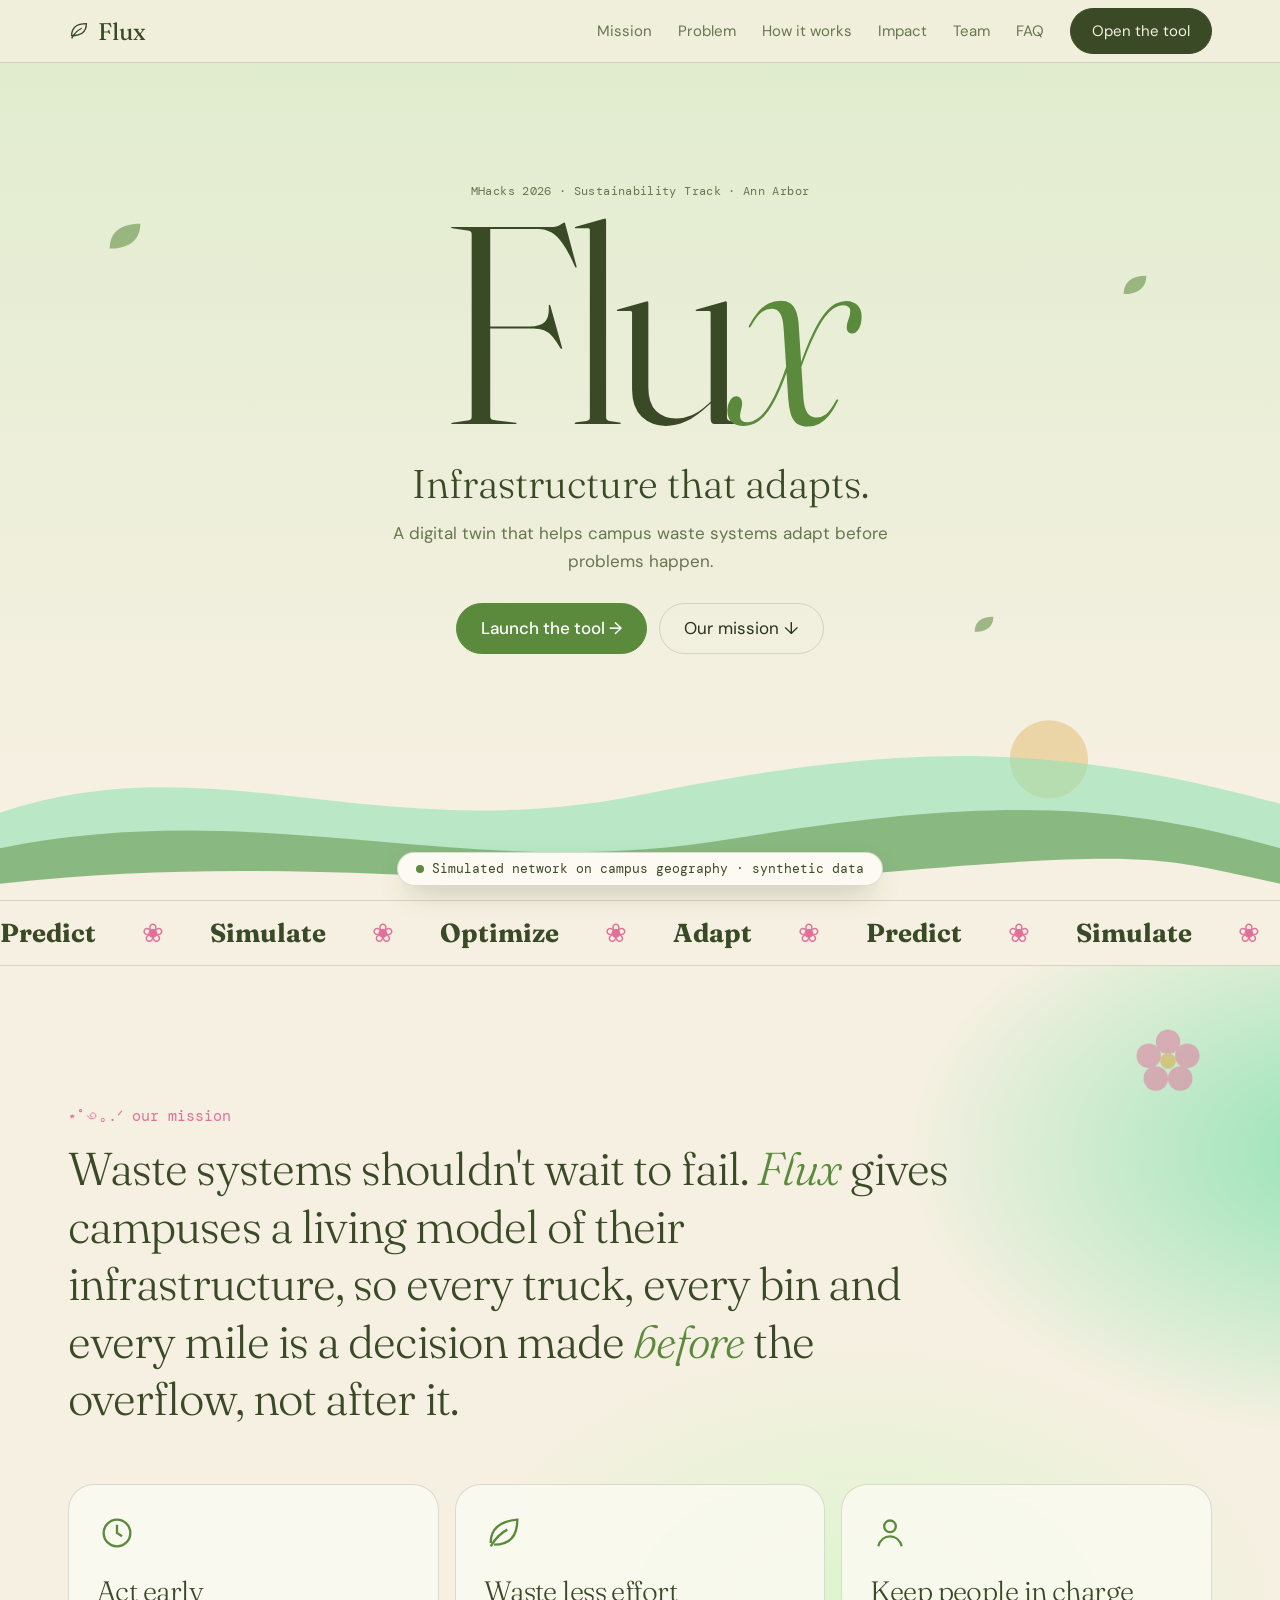
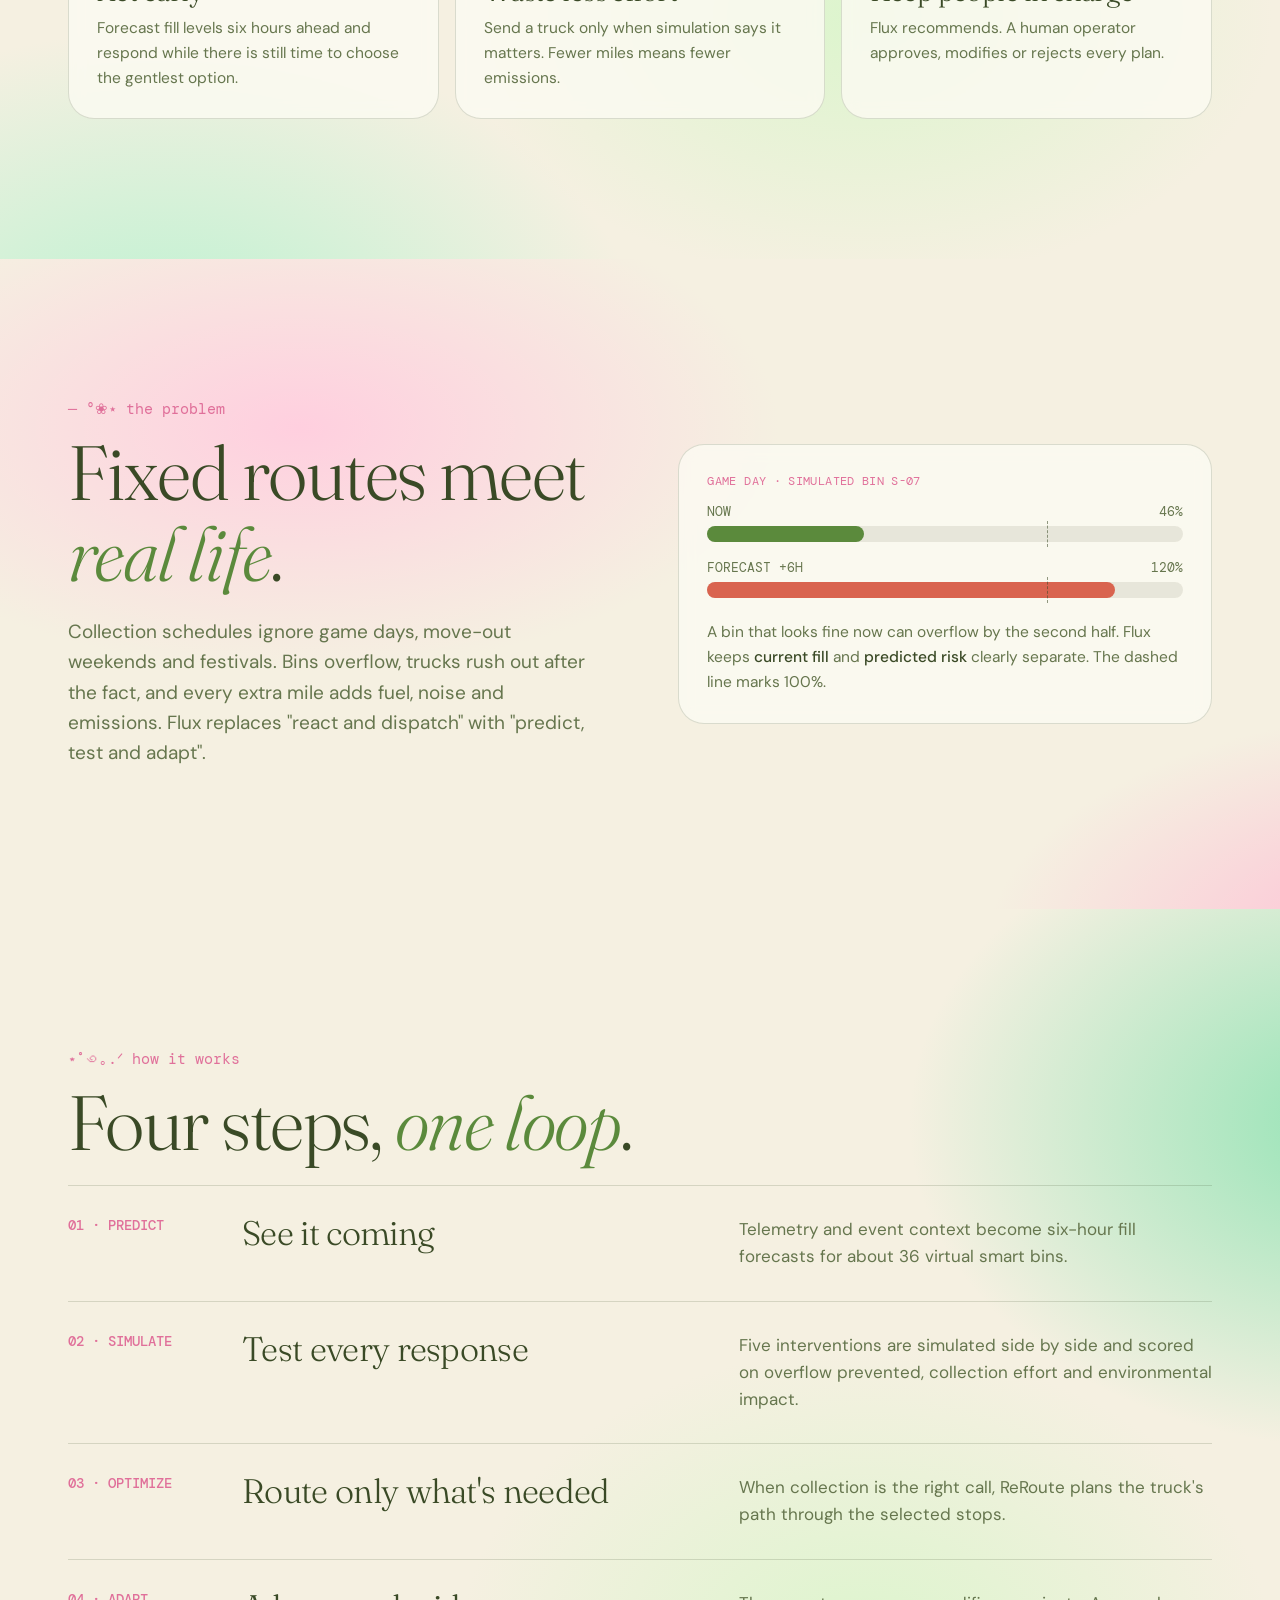
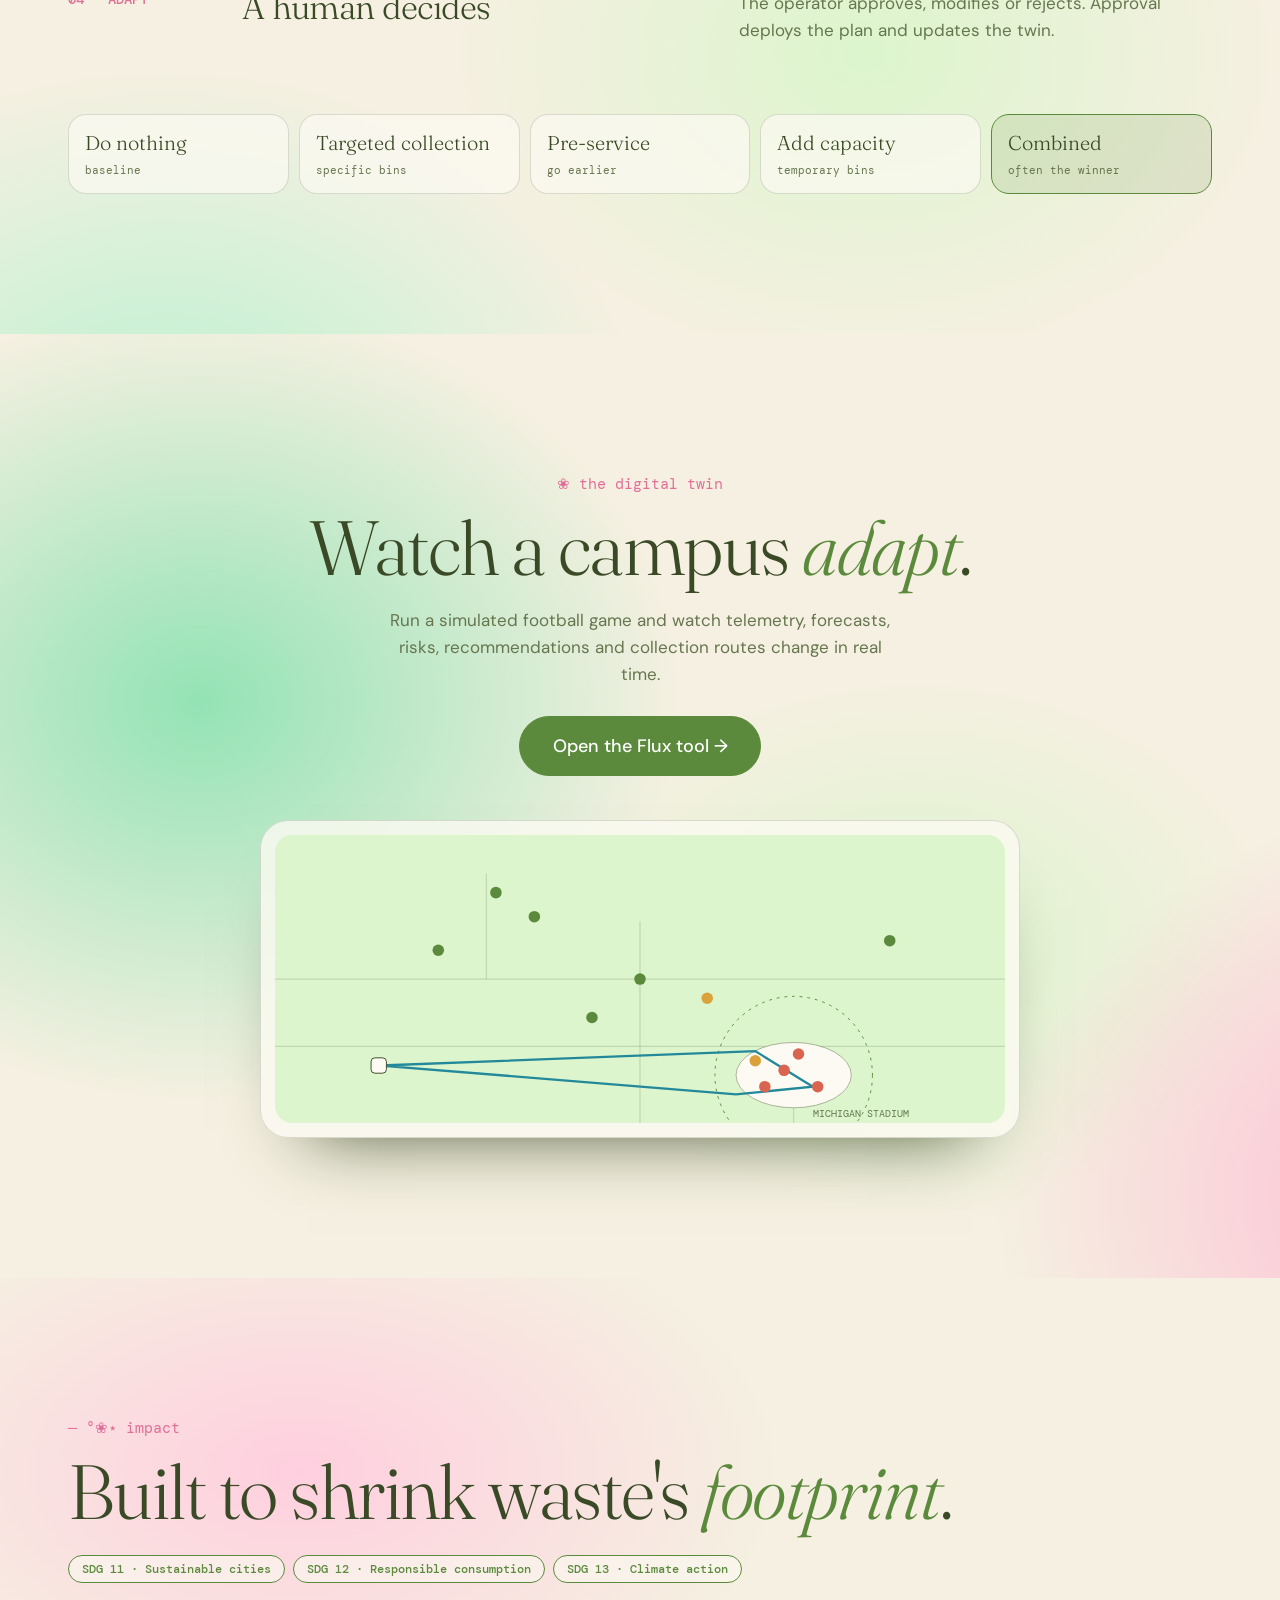
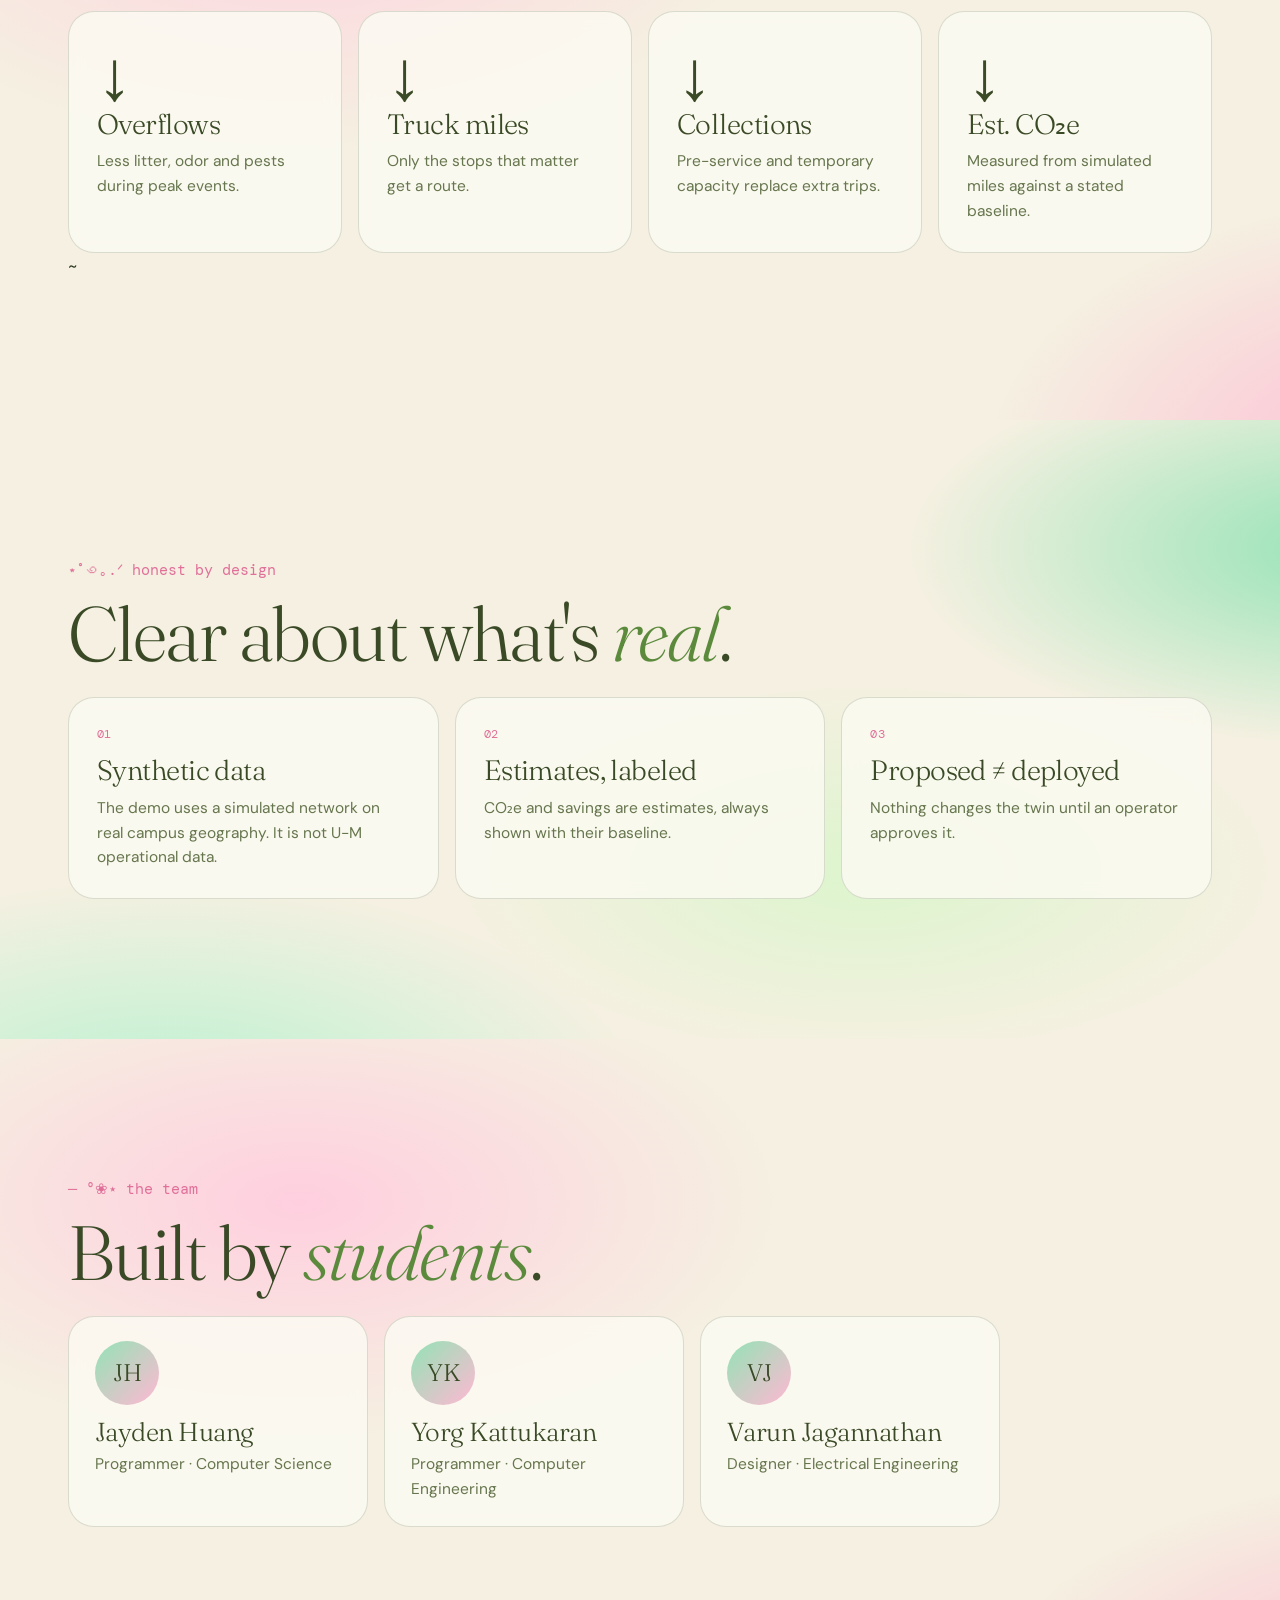
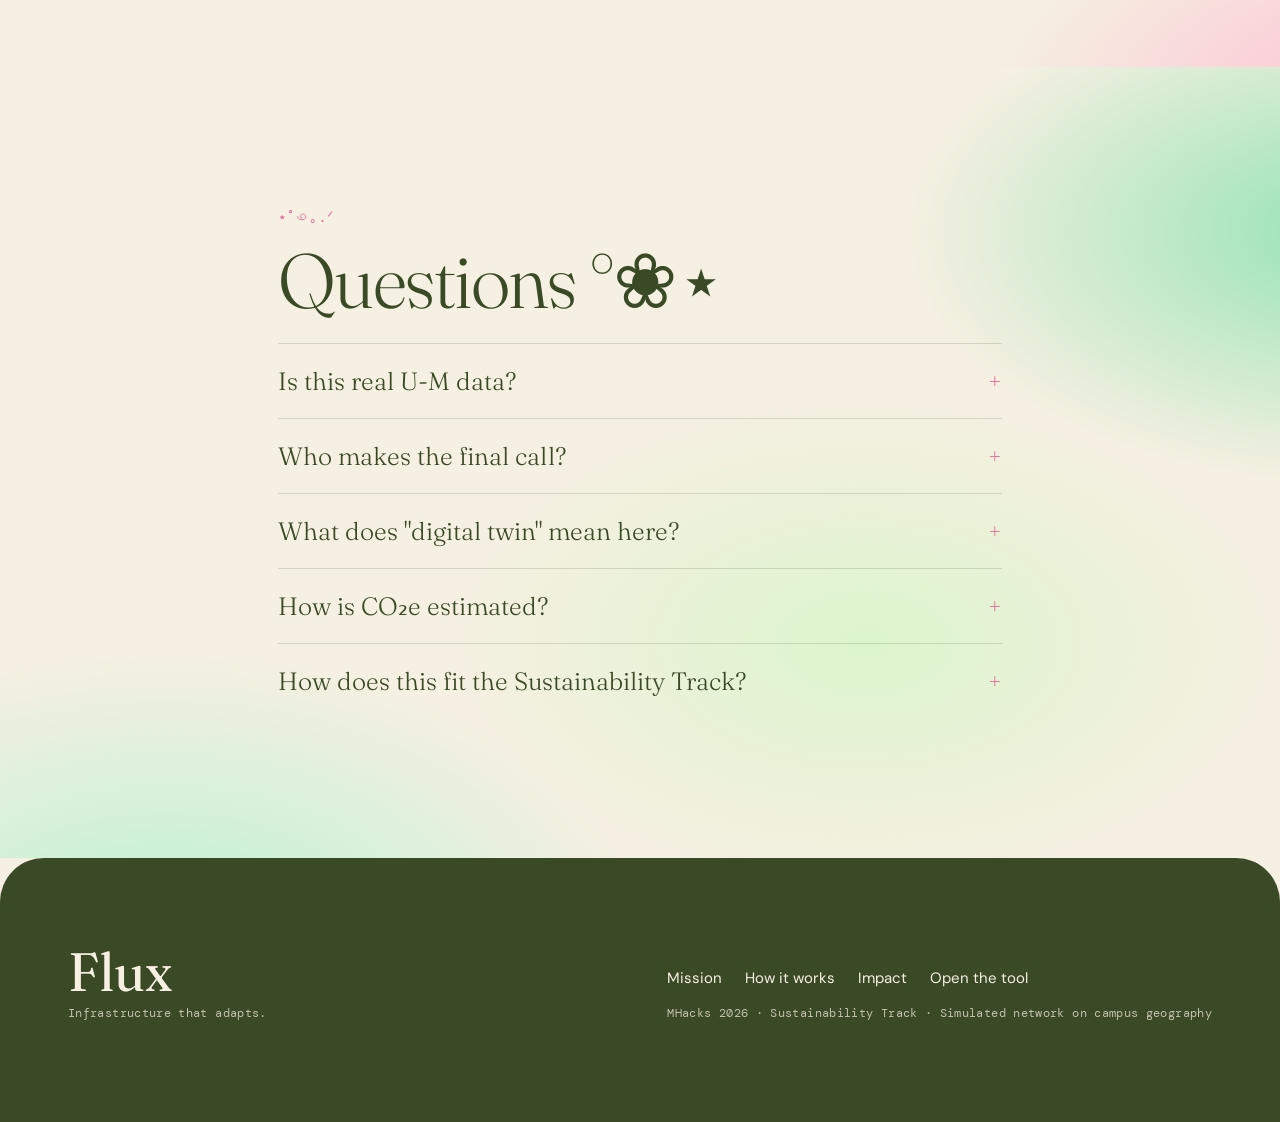
<file: homepage.html>
<!DOCTYPE html>
<html lang="en">

<head>
    <meta charset="utf-8">
    <meta name="viewport" content="width=device-width, initial-scale=1, viewport-fit=cover">

    <title>FLUX · Infrastructure that adapts</title>

    <link
        href="https://fonts.googleapis.com/css2?family=DM+Mono:wght@400;500&family=DM+Sans:wght@400;500&family=Fraunces:ital,opsz,wght@0,9..144,300;0,9..144,400;1,9..144,300&display=swap"
        rel="stylesheet">

    <link rel="stylesheet" href="homepage.css">
</head>

<body>

    <!-- SVG ICONS -->
    <svg width="0" height="0" style="position:absolute">
        <defs>

            <symbol id="lf" viewBox="0 0 24 24">
                <path d="M20 4C9 4 4 9 4 17c8 0 16-3 16-13Z" fill="currentColor" />
            </symbol>

            <symbol id="fw" viewBox="0 0 40 40">
                <g fill="currentColor">
                    <circle cx="20" cy="9" r="7" />
                    <circle cx="31" cy="17" r="7" />
                    <circle cx="27" cy="30" r="7" />
                    <circle cx="13" cy="30" r="7" />
                    <circle cx="9" cy="17" r="7" />
                </g>

                <circle cx="20" cy="20" r="4.5" fill="var(--amber)" />
            </symbol>

        </defs>
    </svg>


    <!-- TOAST -->
    <div class="toast" id="toast">
        Tool link coming soon
    </div>


    <!-- NAVIGATION -->
    <div class="nav">

        <div class="w">

            <a class="logo" href="#top">

                <svg width="22" height="22" viewBox="0 0 24 24" fill="none" stroke="currentColor" stroke-width="1.5">

                    <path d="M20 4C9 4 4 9 4 17c8 0 16-3 16-13ZM4 20c3-6 7-9 11-11" />

                </svg>

                Flux

            </a>


            <nav>

                <a href="#mission">Mission</a>

                <a href="#problem">Problem</a>

                <a href="#how">How it works</a>

                <a href="#impact">Impact</a>

                <a href="#team">Team</a>

                <a href="#faq">FAQ</a>

                <a class="btn pill" href="#" data-tool>
                    Open the tool
                </a>

            </nav>

        </div>

    </div>


    <!-- SIMULATION NOTICE -->
    <div class="disc">
        <i></i>
        Simulated network on campus geography · synthetic data
    </div>


    <!-- HERO -->
    <section class="hero" id="top">

        <div class="w">

            <svg class="leaf" style="left:8%;top:24%" width="46" height="46">

                <use href="#lf"></use>

            </svg>


            <svg class="leaf" style="right:10%;top:30%;animation-delay:-3s" width="34" height="34">

                <use href="#lf"></use>

            </svg>


            <svg class="leaf" style="right:22%;top:68%;animation-delay:-6s" width="28" height="28">

                <use href="#lf"></use>

            </svg>


            <span class="m rv in">
                MHacks 2026 · Sustainability Track · Ann Arbor
            </span>


            <h1 class="rv in">
                Flu<em>x</em>
            </h1>


            <p class="tag rv in">
                Infrastructure that adapts.
            </p>


            <p class="rv in">
                A digital twin that helps campus waste systems adapt before problems happen.
            </p>


            <div class="bt rv in">

                <a class="btn go" href="#" data-tool>
                    Launch the tool →
                </a>

                <a class="btn" href="#mission">
                    Our mission ↓
                </a>

            </div>

        </div>


        <!-- HILLS -->
        <svg class="hills" viewBox="0 0 1440 220" preserveAspectRatio="none">

            <circle cx="1180" cy="60" r="44" fill="var(--amber)" opacity=".35" />

            <path d="M0 120C240 40 420 160 720 100S1180 40 1440 110V220H0Z" fill="var(--m1)" opacity=".6" />

            <path d="M0 160C300 100 520 200 820 150S1260 110 1440 160V220H0Z" fill="var(--leaf)" opacity=".5" />

            <path d="M0 200C360 160 620 220 960 190S1300 170 1440 200V220H0Z" fill="var(--bg)" />

        </svg>

    </section>


    <!-- MOVING TEXT -->
    <div class="mq" aria-hidden="true">

        <div>

            <b>Predict</b>
            <span>❀</span>

            <b>Simulate</b>
            <span>❀</span>

            <b>Optimize</b>
            <span>❀</span>

            <b>Adapt</b>
            <span>❀</span>

            <b>Predict</b>
            <span>❀</span>

            <b>Simulate</b>
            <span>❀</span>

            <b>Optimize</b>
            <span>❀</span>

            <b>Adapt</b>
            <span>❀</span>

        </div>

    </div>


    <!-- MISSION -->
    <section class="sec mint" id="mission">

        <svg class="fl" style="right:6%;top:60px" width="70" height="70">

            <use href="#fw"></use>

        </svg>


        <div class="w">

            <span class="orn rv">
                ⋆˚꩜｡.ᐟ our mission
            </span>


            <p class="lead rv">

                Waste systems shouldn't wait to fail.

                <em>Flux</em>

                gives campuses a living model of their infrastructure,
                so every truck, every bin and every mile is a decision
                made <em>before</em> the overflow, not after it.

            </p>


            <div class="grid g3" style="margin-top:56px">


                <div class="card rv">

                    <svg class="ico" viewBox="0 0 24 24" fill="none" stroke="currentColor" stroke-width="1.4">

                        <circle cx="12" cy="12" r="8" />

                        <path d="M12 7v5l3 2" />

                    </svg>

                    <h4>Act early</h4>

                    <p>
                        Forecast fill levels six hours ahead and respond while
                        there is still time to choose the gentlest option.
                    </p>

                </div>


                <div class="card rv d1">

                    <svg class="ico" viewBox="0 0 24 24" fill="none" stroke="currentColor" stroke-width="1.4">

                        <path d="M4 18c0-8 5-13 16-14
                                 0 10-5 15-14 15" />

                        <path d="M4 20c3-5 6-8 10-10" />

                    </svg>

                    <h4>Waste less effort</h4>

                    <p>
                        Send a truck only when simulation says it matters.
                        Fewer miles means fewer emissions.
                    </p>

                </div>


                <div class="card rv d2">

                    <svg class="ico" viewBox="0 0 24 24" fill="none" stroke="currentColor" stroke-width="1.4">

                        <circle cx="12" cy="8" r="3.5" />

                        <path d="M5 20c1-4 4-6 7-6s6 2 7 6" />

                    </svg>

                    <h4>Keep people in charge</h4>

                    <p>
                        Flux recommends. A human operator approves,
                        modifies or rejects every plan.
                    </p>

                </div>

            </div>

        </div>

    </section>


    <!-- PROBLEM -->
    <section class="sec blush" id="problem">

        <div class="w">

            <div class="grid g2 problem-grid">

                <div class="rv">

                    <span class="orn">
                        ─ °❀⋆ the problem
                    </span>

                    <h2>
                        Fixed routes meet
                        <em>real life</em>.
                    </h2>

                    <p class="problem-text">

                        Collection schedules ignore game days,
                        move-out weekends and festivals.

                        Bins overflow, trucks rush out after the fact,
                        and every extra mile adds fuel, noise and emissions.

                        Flux replaces "react and dispatch"
                        with "predict, test and adapt".

                    </p>

                </div>


                <div class="card rv d1">

                    <span class="m">
                        GAME DAY · SIMULATED BIN S-07
                    </span>


                    <div class="fcst">

                        <div>

                            <div class="t">
                                <span>NOW</span>
                                <span>46%</span>
                            </div>

                            <div class="trk">
                                <i style="--w:32.9%"></i>
                                <u></u>
                            </div>

                        </div>


                        <div>

                            <div class="t">
                                <span>FORECAST +6H</span>
                                <span>120%</span>
                            </div>

                            <div class="trk">

                                <i class="hi" style="--w:85.7%">
                                </i>

                                <u></u>

                            </div>

                        </div>

                    </div>


                    <p class="forecast-text">

                        A bin that looks fine now can overflow by the
                        second half.

                        Flux keeps
                        <b>current fill</b>
                        and
                        <b>predicted risk</b>
                        clearly separate.

                        The dashed line marks 100%.

                    </p>

                </div>

            </div>

        </div>

    </section>


    <!-- HOW IT WORKS -->
    <section class="sec mint" id="how">

        <div class="w">

            <div class="rv">

                <span class="orn">
                    ⋆˚꩜｡.ᐟ how it works
                </span>

                <h2>
                    Four steps,
                    <em>one loop</em>.
                </h2>

            </div>


            <ul class="steps rv">

                <li>

                    <b>01 · PREDICT</b>

                    <h4>See it coming</h4>

                    <span>
                        Telemetry and event context become
                        six-hour fill forecasts for about
                        36 virtual smart bins.
                    </span>

                </li>


                <li>

                    <b>02 · SIMULATE</b>

                    <h4>Test every response</h4>

                    <span>
                        Five interventions are simulated side
                        by side and scored on overflow prevented,
                        collection effort and environmental impact.
                    </span>

                </li>


                <li>

                    <b>03 · OPTIMIZE</b>

                    <h4>Route only what's needed</h4>

                    <span>
                        When collection is the right call,
                        ReRoute plans the truck's path through
                        the selected stops.
                    </span>

                </li>


                <li>

                    <b>04 · ADAPT</b>

                    <h4>A human decides</h4>

                    <span>
                        The operator approves, modifies or rejects.
                        Approval deploys the plan and updates the twin.
                    </span>

                </li>

            </ul>


            <div class="five rv">

                <div>
                    Do nothing
                    <small>baseline</small>
                </div>

                <div>
                    Targeted collection
                    <small>specific bins</small>
                </div>

                <div>
                    Pre-service
                    <small>go earlier</small>
                </div>

                <div>
                    Add capacity
                    <small>temporary bins</small>
                </div>

                <div>
                    Combined
                    <small>often the winner</small>
                </div>

            </div>

        </div>

    </section>


    <!-- TOOL -->
    <section class="sec duo cta" id="tool">

        <div class="w">

            <span class="orn rv">
                ❀ the digital twin
            </span>

            <h2 class="rv">
                Watch a campus
                <em>adapt</em>.
            </h2>

            <p class="rv">
                Run a simulated football game and watch telemetry,
                forecasts, risks, recommendations and collection
                routes change in real time.
            </p>


            <a class="btn go rv" href="#" data-tool style="font-size:18px;padding:.8em 1.8em">

                Open the Flux tool →

            </a>


            <div class="prev rv">

                <svg viewBox="0 0 760 300" role="img" aria-label="Preview of the Flux map">

                    <rect width="760" height="300" rx="18" fill="var(--m2)" />


                    <g stroke="var(--moss)" stroke-opacity=".22" fill="none">

                        <path d="M0 150H760" />
                        <path d="M0 220H760" />
                        <path d="M380 90V300" />
                        <path d="M220 40V150" />
                        <path d="M540 220V300" />

                    </g>


                    <ellipse cx="540" cy="250" rx="60" ry="34" fill="var(--card)" stroke="var(--moss)"
                        stroke-opacity=".4" />


                    <circle cx="540" cy="250" r="82" fill="none" stroke="var(--leaf)" stroke-dasharray="3 5" />


                    <path d="M110 240L500 225L560 262L480 270L110 240" fill="none" stroke="#23899a"
                        stroke-width="2.4" />


                    <g fill="var(--leaf)">

                        <circle cx="230" cy="60" r="6" />
                        <circle cx="270" cy="85" r="6" />
                        <circle cx="380" cy="150" r="6" />
                        <circle cx="330" cy="190" r="6" />
                        <circle cx="640" cy="110" r="6" />
                        <circle cx="170" cy="120" r="6" />

                    </g>


                    <g fill="var(--amber)">

                        <circle cx="500" cy="235" r="6" />
                        <circle cx="450" cy="170" r="6" />

                    </g>


                    <g fill="var(--coral)">

                        <circle cx="530" cy="245" r="6" />
                        <circle cx="565" cy="262" r="6" />
                        <circle cx="545" cy="228" r="6" />
                        <circle cx="510" cy="262" r="6" />

                    </g>


                    <rect x="100" y="232" width="16" height="16" rx="4" fill="var(--card)" stroke="var(--moss)" />


                    <text x="560" y="294" font-family="DM Mono" font-size="10" fill="var(--sage)">

                        MICHIGAN STADIUM

                    </text>

                </svg>

            </div>

        </div>

    </section>


    <!-- IMPACT -->
    <section class="sec blush" id="impact">

        <div class="w">

            <div class="rv">

                <span class="orn">
                    ─ °❀⋆ impact
                </span>

                <h2>
                    Built to shrink waste's
                    <em>footprint</em>.
                </h2>


                <div class="chips">

                    <span>SDG 11 · Sustainable cities</span>
                    <span>SDG 12 · Responsible consumption</span>
                    <span>SDG 13 · Climate action</span>

                </div>

            </div>


            <div class="grid g4">

                <div class="card rv">

                    <span class="big">↓</span>

                    <h4>Overflows</h4>

                    <p>
                        Less litter, odor and pests during peak events.
                    </p>

                </div>


                <div class="card rv d1">

                    <span class="big">↓</span>

                    <h4>Truck miles</h4>

                    <p>
                        Only the stops that matter get a route.
                    </p>

                </div>


                <div class="card rv d2">

                    <span class="big">↓</span>

                    <h4>Collections</h4>

                    <p>
                        Pre-service and temporary capacity
                        replace extra trips.
                    </p>

                </div>


                <div class="card rv d2">

                    <span class="big">↓</span>

                    <h4>Est. CO₂e</h4>

                    <p>
                        Measured from simulated miles against
                        a stated baseline.
                    </p>

                </div>

            </div>~

        </div>

    </section>


    <!-- HONEST BY DESIGN -->
    <section class="sec mint">

        <div class="w">

            <div class="rv">

                <span class="orn">
                    ⋆˚꩜｡.ᐟ honest by design
                </span>

                <h2>
                    Clear about what's
                    <em>real</em>.
                </h2>

            </div>


            <div class="grid g3">

                <div class="card rv">

                    <span class="m">01</span>

                    <h4>Synthetic data</h4>

                    <p>
                        The demo uses a simulated network on real
                        campus geography. It is not U-M operational data.
                    </p>

                </div>


                <div class="card rv d1">

                    <span class="m">02</span>

                    <h4>Estimates, labeled</h4>

                    <p>
                        CO₂e and savings are estimates,
                        always shown with their baseline.
                    </p>

                </div>


                <div class="card rv d2">

                    <span class="m">03</span>

                    <h4>Proposed ≠ deployed</h4>

                    <p>
                        Nothing changes the twin until an operator
                        approves it.
                    </p>

                </div>

            </div>

        </div>

    </section>


    <!-- TEAM -->
    <section class="sec blush" id="team">

        <div class="w">

            <div class="rv">

                <span class="orn">
                    ─ °❀⋆ the team
                </span>

                <h2>
                    Built by
                    <em>students</em>.
                </h2>

            </div>


            <div class="team">

                <div class="card rv">

                    <div class="av">JH</div>

                    <h4>Jayden Huang</h4>

                    <p>
                        Programmer · Computer Science
                    </p>

                </div>


                <div class="card rv d1">

                    <div class="av">YK</div>

                    <h4>Yorg Kattukaran</h4>

                    <p>
                        Programmer · Computer Engineering
                    </p>

                </div>


                <div class="card rv d2">

                    <div class="av">VJ</div>

                    <h4>Varun Jagannathan</h4>

                    <p>
                        Designer · Electrical Engineering
                    </p>

                </div>

            </div>

        </div>

    </section>


    <!-- FAQ -->
    <section class="sec mint" id="faq">

        <div class="w faq">

            <div class="rv">

                <span class="orn">
                    ⋆˚꩜｡.ᐟ
                </span>

                <h2>
                    Questions °❀⋆
                </h2>

            </div>


            <div class="rv">

                <div class="q">

                    <button>
                        Is this real U-M data?
                        <i>+</i>
                    </button>

                    <div class="a">
                        <div>
                            <p>
                                No. The network is simulated on real
                                campus geography with clearly labeled
                                synthetic waste data.
                            </p>
                        </div>
                    </div>

                </div>


                <div class="q">

                    <button>
                        Who makes the final call?
                        <i>+</i>
                    </button>

                    <div class="a">
                        <div>
                            <p>
                                A human operator. Flux recommends,
                                and nothing is deployed until it is approved.
                            </p>
                        </div>
                    </div>

                </div>


                <div class="q">

                    <button>
                        What does "digital twin" mean here?
                        <i>+</i>
                    </button>

                    <div class="a">
                        <div>
                            <p>
                                A live virtual model of the waste network:
                                bins, depot, trucks and campus areas,
                                which updates as conditions change.
                            </p>
                        </div>
                    </div>

                </div>


                <div class="q">

                    <button>
                        How is CO₂e estimated?
                        <i>+</i>
                    </button>

                    <div class="a">
                        <div>
                            <p>
                                From simulated truck miles and a stated
                                emissions factor, compared against a
                                named baseline.
                            </p>
                        </div>
                    </div>

                </div>


                <div class="q">

                    <button>
                        How does this fit the Sustainability Track?
                        <i>+</i>
                    </button>

                    <div class="a">
                        <div>
                            <p>
                                Flux reduces overflow, truck miles and
                                collections, and reports the estimated
                                environmental effect of each choice.
                            </p>
                        </div>
                    </div>

                </div>

            </div>

        </div>

    </section>


    <!-- FOOTER -->
    <footer>

        <div class="w">

            <div>

                <span class="logo">
                    Flux
                </span>

                <p class="m">
                    Infrastructure that adapts.
                </p>

            </div>


            <div>

                <a href="#mission">Mission</a>

                <a href="#how">How it works</a>

                <a href="#impact">Impact</a>

                <a href="#" data-tool>
                    Open the tool
                </a>

                <p class="m" style="margin-top:14px">
                    MHacks 2026 · Sustainability Track ·
                    Simulated network on campus geography
                </p>

            </div>

        </div>

    </footer>


    <script src="homepage.js"></script>

</body>

</html>
</file>
<file: homepage.css>
:root {
    --bg: #f5f0e1;
    --card: #fcfaf2;
    --ink: #26331a;
    --moss: #3a4a26;
    --sage: #66764e;
    --line: rgba(58, 74, 38, .17);
    --leaf: #5b8a3c;
    --pink: #e0709a;
    --amber: #d9a23a;
    --coral: #d9644f;

    --sky1: #dfeccd;
    --sky2: #f5f0e1;
    --on: #f5f0e1;

    --m1: #93e3b5;
    --m2: #dcf5cd;
    --m3: #b8f2d0;

    --p1: #ffcfdf;
    --p2: #ffb8d3;

    --serif: 'Fraunces', Georgia, serif;
    --sans: 'DM Sans', system-ui, sans-serif;
    --mono: 'DM Mono', ui-monospace, monospace;
}


* {
    box-sizing: border-box;
    margin: 0;
}


html {
    scroll-behavior: smooth;
    scroll-padding-top: 70px;
}


body {
    background: var(--bg);
    color: var(--ink);
    font: 400 17px/1.6 var(--sans);
    -webkit-font-smoothing: antialiased;
    overflow-x: hidden;
}


button,
.btn {
    font: inherit;
    color: inherit;
    background: none;
    border: 1px solid var(--line);
    border-radius: 99px;
    padding: .65em 1.4em;
    cursor: pointer;
    transition: all .35s ease;
    text-decoration: none;
    display: inline-block;
}


button:hover,
.btn:hover {
    border-color: var(--leaf);
    transform: translateY(-2px);
}


:focus-visible {
    outline: 2px solid var(--leaf);
    outline-offset: 3px;
}


a {
    color: inherit;
}


.m {
    font: 400 12px/1.4 var(--mono);
    color: var(--sage);
    letter-spacing: .03em;
}


.w {
    max-width: 1240px;
    margin: 0 auto;
    padding: 0 clamp(18px, 4vw, 48px);
}


h1,
h2,
h3,
h4 {
    font-family: var(--serif);
    font-weight: 300;
    letter-spacing: -.02em;
    line-height: 1.05;
    color: var(--moss);
}


h2 {
    font-size: clamp(38px, 6vw, 78px);
    margin-bottom: 22px;
}


h2 em {
    font-style: italic;
    color: var(--leaf);
}


/* NAVIGATION */

.nav {
    position: fixed;
    top: 0;
    left: 0;
    right: 0;
    z-index: 20;

    backdrop-filter: blur(14px);

    background: rgba(245, 240, 225, .72);

    border-bottom: 1px solid var(--line);
}


.nav .w {
    display: flex;
    justify-content: space-between;
    align-items: center;
    height: 62px;
}


.logo {
    font: 400 24px var(--serif);
    display: flex;
    gap: 8px;
    align-items: center;
    text-decoration: none;
    color: var(--moss);
}


.nav nav {
    display: flex;
    gap: 26px;
    align-items: center;
    font-size: 15px;
}


.nav nav a:not(.btn) {
    text-decoration: none;
    color: var(--sage);
    transition: color .3s;
}


.nav nav a:not(.btn):hover {
    color: var(--moss);
}


.pill {
    background: var(--moss);
    color: var(--on) !important;
    border-color: var(--moss);
}


.pill:hover {
    border-color: var(--moss);
    box-shadow: 0 8px 24px -10px var(--moss);
}


.go {
    background: var(--leaf);
    color: #fff;
    border-color: var(--leaf);
    font-weight: 500;
}


.go:hover {
    box-shadow: 0 12px 26px -10px var(--leaf);
    border-color: var(--leaf);
}


/* HERO */

.hero {
    position: relative;
    min-height: 100svh;
    display: flex;
    align-items: center;
    text-align: center;

    background: linear-gradient(var(--sky1),
            var(--sky2) 85%);

    overflow: hidden;

    padding: 110px 0 180px;
}


.hero h1 {
    font-size: clamp(88px, 22vw, 300px);
    line-height: .85;
    letter-spacing: -.05em;
}


.hero h1 em {
    font-style: italic;
    color: var(--leaf);
}


.hero .tag {
    font: 300 clamp(22px, 3.2vw, 40px)/1.2 var(--serif);
    color: var(--moss);
    margin: 18px 0 12px;
}


.hero p {
    max-width: 520px;
    margin: 0 auto 28px;
    color: var(--sage);
}


.hero .bt {
    display: flex;
    gap: 12px;
    justify-content: center;
    flex-wrap: wrap;
}


.hills {
    position: absolute;
    left: 0;
    right: 0;
    bottom: -2px;
    width: 100%;
    height: auto;
}


.leaf {
    position: absolute;
    color: var(--leaf);
    opacity: .55;
    animation: sway 9s ease-in-out infinite;
}


@keyframes sway {
    50% {
        transform: translateY(-14px) rotate(8deg);
    }
}


/* MOVING TEXT */

.mq {
    overflow: hidden;
    border-block: 1px solid var(--line);
    padding: 16px 0;
    background: var(--bg);
}


.mq div {
    display: flex;
    gap: 46px;
    width: max-content;
    animation: mq 34s linear infinite;

    font: 300 26px var(--serif);
    color: var(--moss);

    white-space: nowrap;
}


.mq span {
    color: var(--pink);
}


@keyframes mq {
    to {
        transform: translateX(-50%);
    }
}


/* SECTIONS */

.sec {
    position: relative;
    padding: clamp(80px, 11vw, 140px) 0;
    overflow: hidden;
}


.mint {
    background-color: var(--bg);

    background-image:
        radial-gradient(38% 34% at 82% 16%,
            var(--m1),
            transparent 72%),
        radial-gradient(34% 32% at 52% 56%,
            var(--m2),
            transparent 72%),
        radial-gradient(40% 40% at 10% 86%,
            var(--m3),
            transparent 72%);

    background-size: 130% 130%;

    animation: drift 30s ease-in-out infinite alternate;
}


.blush {
    background-color: var(--bg);

    background-image:
        radial-gradient(40% 40% at 18% 20%,
            var(--p1),
            transparent 72%),
        radial-gradient(40% 40% at 88% 82%,
            var(--p2),
            transparent 72%);

    background-size: 130% 130%;

    animation: drift 34s ease-in-out infinite alternate;
}


.duo {
    background-color: var(--bg);

    background-image:
        radial-gradient(40% 45% at 12% 30%,
            var(--m1),
            transparent 72%),
        radial-gradient(42% 45% at 90% 70%,
            var(--p2),
            transparent 72%),
        radial-gradient(30% 30% at 55% 50%,
            var(--m2),
            transparent 72%);

    background-size: 130% 130%;

    animation: drift 32s ease-in-out infinite alternate;
}


@keyframes drift {
    to {
        background-position: 100% 70%;
    }
}


/* SCROLL ANIMATION */

.rv {
    opacity: 0;
    transform: translateY(28px);

    transition:
        opacity 1.1s cubic-bezier(.2, .7, .2, 1),
        transform 1.1s cubic-bezier(.2, .7, .2, 1);
}


.rv.in {
    opacity: 1;
    transform: none;
}


.d1 {
    transition-delay: .12s;
}


.d2 {
    transition-delay: .24s;
}


/* TEXT */

.orn {
    font: 400 15px var(--mono);
    color: var(--pink);
    margin-bottom: 14px;
    display: block;
}


.lead {
    font: 300 clamp(26px, 3.6vw, 46px)/1.25 var(--serif);
    color: var(--moss);
    max-width: 900px;
    letter-spacing: -.02em;
}


.lead em {
    color: var(--leaf);
}


/* GRIDS */

.grid {
    display: grid;
    gap: 16px;
}


.g2 {
    grid-template-columns: 1fr 1fr;
}


.g3 {
    grid-template-columns: repeat(3, 1fr);
}


.g4 {
    grid-template-columns: repeat(4, 1fr);
}


.problem-grid {
    align-items: center;
    gap: clamp(30px, 6vw, 90px);
}


/* CARDS */

.card {
    background: rgba(252, 250, 242, .82);

    backdrop-filter: blur(8px);

    border: 1px solid var(--line);

    border-radius: 26px;

    padding: 28px;

    transition:
        transform .6s cubic-bezier(.2, .7, .2, 1),
        box-shadow .6s;
}


.card:hover {
    transform: translateY(-6px);

    box-shadow:
        0 26px 44px -30px var(--moss);
}


.card h4 {
    font-size: 28px;
    margin-bottom: 10px;
}


.card p {
    color: var(--sage);
    font-size: 15.5px;
}


.card .m {
    display: block;
    margin-bottom: 14px;
    color: var(--pink);
}


/* ICONS */

.ico {
    width: 40px;
    height: 40px;
    color: var(--leaf);
    margin-bottom: 16px;
}


/* FORECAST */

.fcst {
    display: grid;
    gap: 18px;
    margin-top: 8px;
}


.fcst .t {
    display: flex;
    justify-content: space-between;

    font: 400 12.5px var(--mono);

    color: var(--sage);

    margin-bottom: 6px;
}


.trk {
    position: relative;
    height: 16px;

    background: rgba(58, 74, 38, .1);

    border-radius: 99px;
    overflow: visible;
}


.trk i {
    position: absolute;

    inset: 0 auto 0 0;

    width: 0;

    border-radius: 99px;

    background: var(--leaf);

    transition:
        width 1.8s cubic-bezier(.2, .7, .2, 1) .3s;
}


.trk i.hi {
    background: var(--coral);
}


.in .trk i {
    width: var(--w);
}


.trk u {
    position: absolute;
    left: 71.4%;
    top: -5px;
    bottom: -5px;

    border-left: 1.5px dashed var(--moss);

    opacity: .55;
}


.problem-text,
.forecast-text {
    color: var(--sage);
}


.problem-text {
    font-size: 19px;
}


.forecast-text {
    margin-top: 22px;
}


.forecast-text b {
    color: var(--moss);
    font-weight: 500;
}


/* STEPS */

.steps {
    list-style: none;
    padding: 0;
}


.steps li {
    display: grid;

    grid-template-columns: 150px 1fr 1fr;

    gap: 24px;

    padding: 30px 0;

    border-top: 1px solid var(--line);

    align-items: start;

    transition: padding .5s;
}


.steps li:hover {
    padding-left: 16px;
}


.steps b {
    font: 500 14px var(--mono);
    color: var(--pink);
}


.steps h4 {
    font-size: 34px;
}


.steps span {
    color: var(--sage);
}


/* FIVE OPTIONS */

.five {
    display: grid;

    grid-template-columns: repeat(5, 1fr);

    gap: 10px;

    margin-top: 40px;
}


.five div {
    border: 1px solid var(--line);

    border-radius: 18px;

    padding: 16px;

    background: rgba(252, 250, 242, .7);

    font: 300 20px/1.2 var(--serif);

    color: var(--moss);

    transition: .5s;
}


.five div:hover {
    border-color: var(--pink);
    transform: translateY(-4px);
}


.five div:last-child {
    background: rgba(91, 138, 60, .14);
    border-color: var(--leaf);
}


.five small {
    display: block;

    font: 400 11px var(--mono);

    color: var(--sage);

    margin-top: 8px;
}


/* TOOL */

.cta {
    text-align: center;
}


.cta h2 {
    max-width: 800px;
    margin: 0 auto 18px;
}


.cta p {
    max-width: 520px;
    margin: 0 auto 28px;
    color: var(--sage);
}


.prev {
    margin: 44px auto 0;

    max-width: 760px;

    border-radius: 28px;

    border: 1px solid var(--line);

    background: rgba(252, 250, 242, .8);

    padding: 14px;

    box-shadow:
        0 40px 70px -48px var(--moss);
}


.prev svg {
    display: block;
    width: 100%;
}


/* CHIPS */

.chips {
    display: flex;
    gap: 8px;
    flex-wrap: wrap;
    margin: 8px 0 28px;
}


.chips span {
    font: 500 12px var(--mono);

    border: 1px solid var(--leaf);

    color: var(--leaf);

    padding: 5px 13px;

    border-radius: 99px;

    background: rgba(252, 250, 242, .6);
}


/* TABLE */

.sc {
    overflow-x: auto;
    margin-top: 34px;
}


table {
    width: 100%;

    min-width: 520px;

    border-collapse: collapse;

    font: 400 14px var(--mono);
}


th,
td {
    padding: 15px 10px;

    text-align: right;

    border-bottom: 1px solid var(--line);
}


th:first-child,
td:first-child {
    text-align: left;
    color: var(--sage);
}


th {
    font-weight: 500;
    color: var(--sage);
}


.f {
    color: var(--leaf);
    font-weight: 500;
}


/* BIG NUMBERS */

.big {
    font: 300 clamp(44px, 5.5vw, 76px)/1 var(--serif);

    color: var(--moss);

    letter-spacing: -.04em;

    display: block;
}


/* TEAM */

.team {
    display: grid;

    grid-template-columns:
        repeat(3, minmax(0, 300px));

    gap: 16px;

    justify-content: start;
}


.team .card {
    padding: 24px 26px;
}


.team .card h4 {
    font-size: 26px;
    margin-bottom: 6px;
}


.av {
    width: 72px;
    height: 72px;

    border-radius: 50%;

    background:
        linear-gradient(135deg,
            var(--m1),
            var(--p2));

    display: grid;
    place-items: center;

    font: 300 28px var(--serif);

    color: var(--moss);

    margin-bottom: 16px;
}


.team .av {
    width: 64px;
    height: 64px;

    font-size: 24px;

    margin-bottom: 14px;
}


/* FAQ */

.faq {
    max-width: 820px;
}


.q {
    border-top: 1px solid var(--line);
}


.q button {
    width: 100%;

    border: 0;

    border-radius: 0;

    text-align: left;

    display: flex;

    justify-content: space-between;

    font: 300 25px var(--serif);

    color: var(--moss);

    padding: 22px 0;
}


.q button:hover {
    transform: none;
    color: var(--leaf);
}


.q i {
    font-style: normal;

    transition: transform .5s;

    color: var(--pink);
}


.q.o i {
    transform: rotate(45deg);
}


.a {
    display: grid;

    grid-template-rows: 0fr;

    transition:
        grid-template-rows .55s ease;
}


.q.o .a {
    grid-template-rows: 1fr;
}


.a div {
    overflow: hidden;
    color: var(--sage);
}


.a p {
    padding-bottom: 22px;
}


/* FOOTER */

footer {
    background: var(--moss);

    color: var(--on);

    padding: 80px 0 100px;

    border-radius: 44px 44px 0 0;

    position: relative;

    z-index: 1;
}


footer .logo {
    color: var(--on);
    font-size: 54px;
}


footer .m {
    color: rgba(245, 240, 225, .72);
}


footer .w {
    display: flex;

    justify-content: space-between;

    gap: 28px;

    flex-wrap: wrap;

    align-items: end;
}


footer a {
    text-decoration: none;
    margin-right: 18px;
    font-size: 15px;
}


/* FLOATING DECORATIONS */

.fl {
    position: absolute;

    color: var(--pink);

    opacity: .5;

    animation:
        sway 11s ease-in-out infinite;

    pointer-events: none;
}


/* NOTICE */

.disc {
    position: fixed;

    left: 50%;

    bottom: 14px;

    transform: translateX(-50%);

    z-index: 30;

    background: var(--card);

    border: 1px solid var(--line);

    border-radius: 99px;

    padding: 8px 18px;

    font: 400 12.5px var(--mono);

    color: var(--moss);

    display: flex;

    gap: 8px;

    align-items: center;

    box-shadow:
        0 10px 30px -14px var(--moss);

    white-space: nowrap;

    max-width: 94vw;

    overflow: hidden;

    text-overflow: ellipsis;
}


.disc i {
    width: 8px;
    height: 8px;

    border-radius: 50%;

    background: var(--leaf);

    flex: none;
}


/* TOAST */

.toast {
    position: fixed;

    left: 50%;
    top: 80px;

    transform: translate(-50%, -20px);

    background: var(--moss);

    color: var(--on);

    padding: 10px 20px;

    border-radius: 99px;

    font: 400 13px var(--mono);

    opacity: 0;

    pointer-events: none;

    transition: .5s;

    z-index: 40;
}


.toast.on {
    opacity: 1;

    transform: translate(-50%, 0);
}


/* MOBILE */

@media (max-width: 960px) {

    .nav nav a:not(.btn) {
        display: none;
    }


    .g3,
    .g2,
    .g4 {
        grid-template-columns: 1fr;
    }


    .five {
        grid-template-columns: 1fr 1fr;
    }


    .steps li {
        grid-template-columns: 1fr;
        gap: 6px;
    }


    .team {
        grid-template-columns: 1fr;
    }

}


@media (prefers-reduced-motion: reduce) {

    html {
        scroll-behavior: auto;
    }


    * {
        transition: none !important;
        animation: none !important;
    }


    .rv {
        opacity: 1;
        transform: none;
    }


    .trk i {
        width: var(--w);
    }

}
</file>
